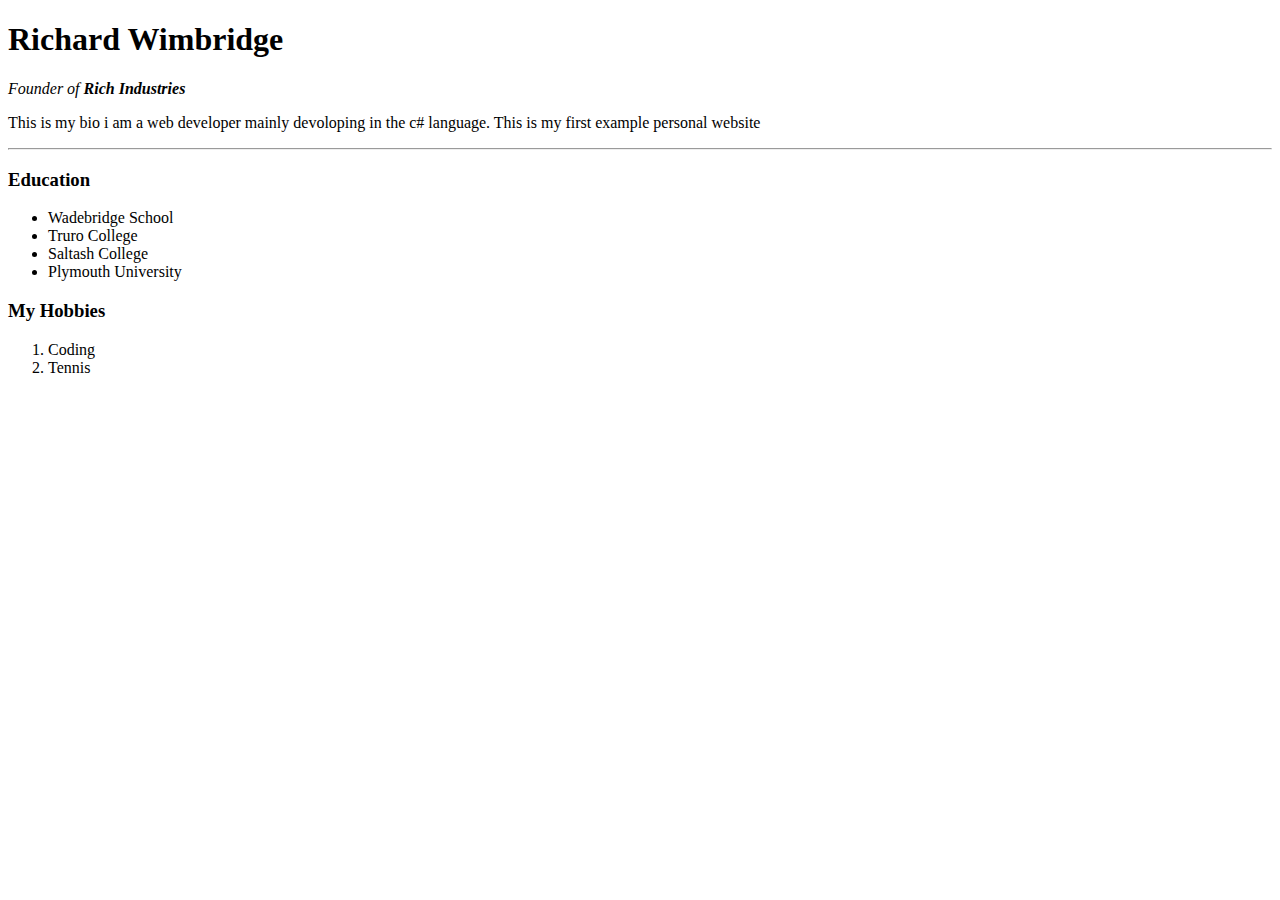
<file: index.html>
<!DOCTYPE html>
<html lang="en">
<head>
  <meta charset="UTF-8">
  <meta name="viewport" content="width=device-width, initial-scale=1.0">
  <meta http-equiv="X-UA-Compatible" content="ie=edge">
  <title>Richard's Personal Site</title>
</head>
<body>
  <h1>Richard Wimbridge</h1>
  <p><em>Founder of <strong>Rich Industries</strong></em></p>
  <p>This is my bio i am a web developer mainly devoloping in the c# language. This is my first example personal website</p>
  <hr>
  <h3>Education</h3>
  <ul>
    <li>Wadebridge School</li>
    <li>Truro College</li>
    <li>Saltash College</li>
    <li>Plymouth University</li>
  </ul>
  <h3>My Hobbies</h3>
  <ol>
    <li>Coding</li>
    <li>Tennis</li>
  </ol>
</body>
</html>
</file>
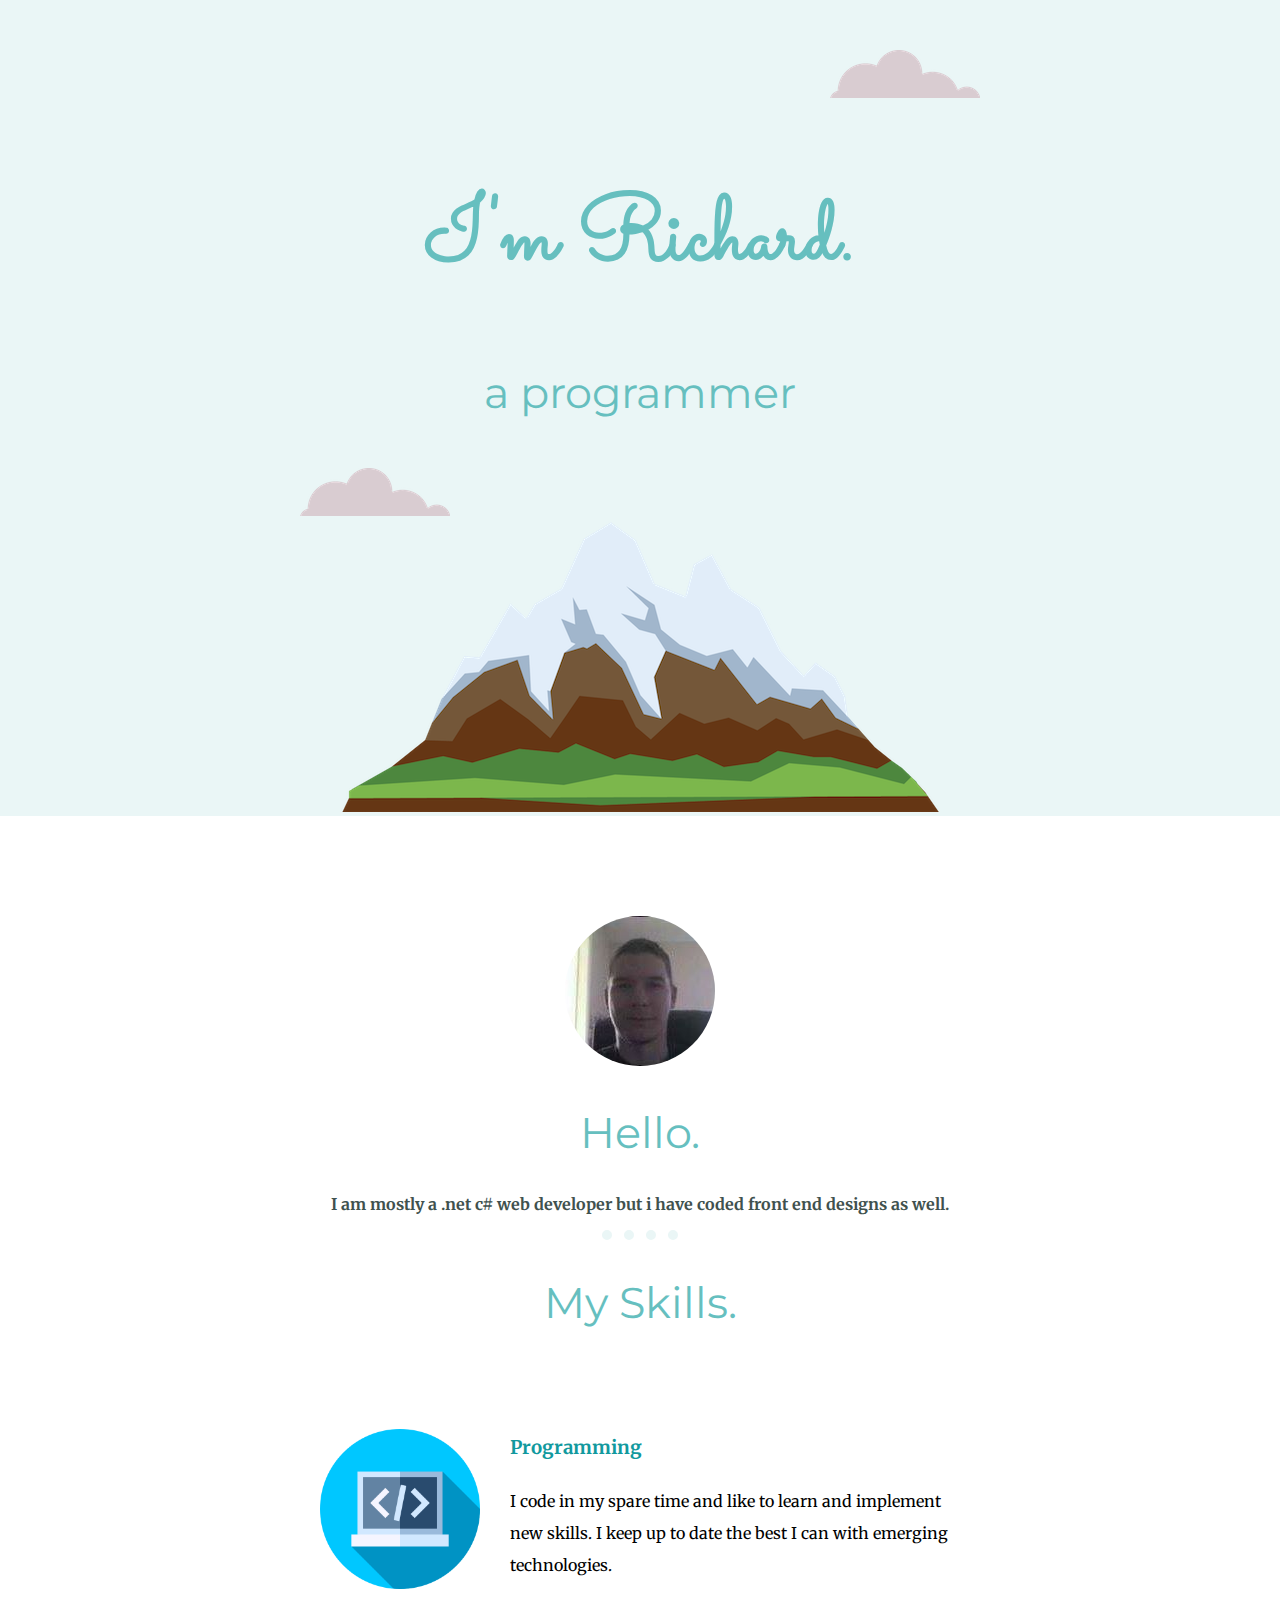
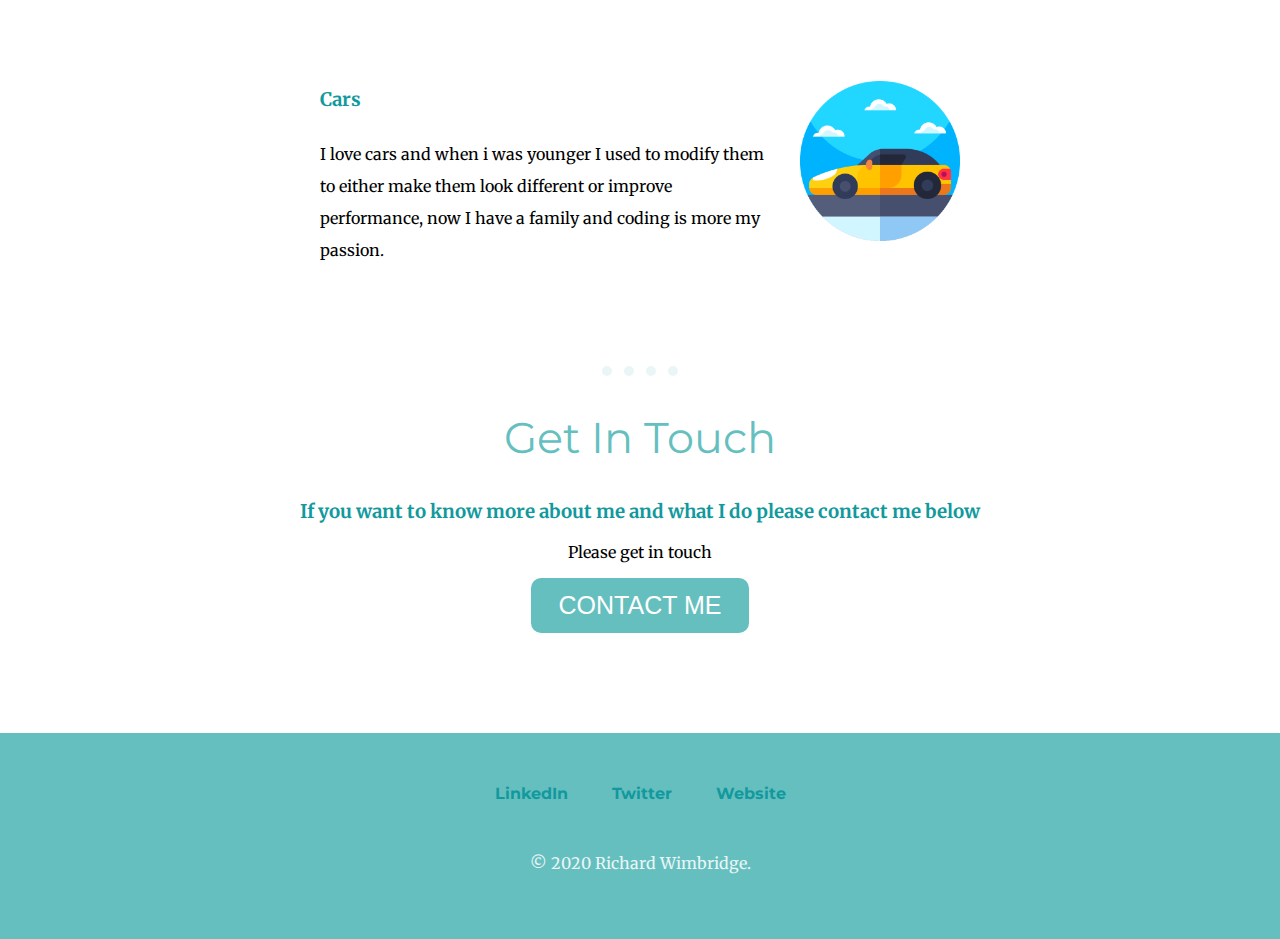
<file: CSS - My Site/index.html>
<!DOCTYPE html>
<html lang="en">
<head>
  <meta charset="UTF-8">
  <meta name="viewport" content="width=device-width, initial-scale=1.0">
  <meta http-equiv="X-UA-Compatible" content="ie=edge">
  <title>Richard Wimbridge</title>
  <link rel="stylesheet" href="css/styles.css">
  <link rel="icon" href="favicon.ico">
  <link href="https://fonts.googleapis.com/css2?family=Merriweather:ital,wght@0,300;0,400;0,700;0,900;1,300;1,400;1,700;1,900&family=Montserrat:ital,wght@0,100;0,200;0,300;0,400;0,500;0,600;0,700;0,800;0,900;1,100;1,200;1,300;1,400;1,500;1,600;1,700;1,800;1,900&family=Sacramento&display=swap" rel="stylesheet">
</head>
<body>
  <div class="top-container">
    <img class="top-cloud" src="images/cloud.png" alt="cloud-img">
    <h1>I'm Richard.</h1>
    <h2>a programmer</h2>
    <img class="bottom-cloud" src="images/cloud.png" alt="cloud-img">
    <img src="images/mountain.png" alt="mountain-img">
  </div>
  <div class="middle-container">
    <div class="profile">
      <img class="bioPic" src="images/me.jpg" alt="">
      <h2>Hello.</h2>
      <p class="bio-description">I am mostly a .net c# web developer but i have coded front end designs as well.</p>
    </div>
    <hr>
    <div class="skills">
      <h2>My Skills.</h2>
      <div class="skill-row">
        <img class="programming-img" src="images/programming.png" alt="">
        <h3>Programming</h3>
        <p>I code in my spare time and like to learn and implement new skills. I keep up to date the best I can with emerging technologies.</p>
      </div>
      <div class="skill-row">
        <img class="car-img" src="images/sport-car.png" alt="">
        <h3>Cars</h3>
        <p>I love cars and when i was younger I used to modify them to either make them look different or improve performance, now I have a family and coding is more my passion.</p>
      </div>
    </div>
    <hr>
    <div class="contact-me">
      <h2>Get In Touch</h2>
      <h3>If you want to know more about me and what I do please contact me below</h3>
      <p>Please get in touch</p>
      <a class="btn" href="mailto:richardwimbridge@hotmail.com">CONTACT ME</a>
    </div>
  </div>


  <div class="bottom-container">
    <a class="footer-link" href="https://www.linkedin.com/">LinkedIn</a>
    <a class="footer-link" href="https://twitter.com/">Twitter</a>
    <a class="footer-link" href="https://www.appbrewery.co/">Website</a>
    <p class="copyright">© 2020 Richard Wimbridge.</p>
  </div>

</body>
</html>
</file>
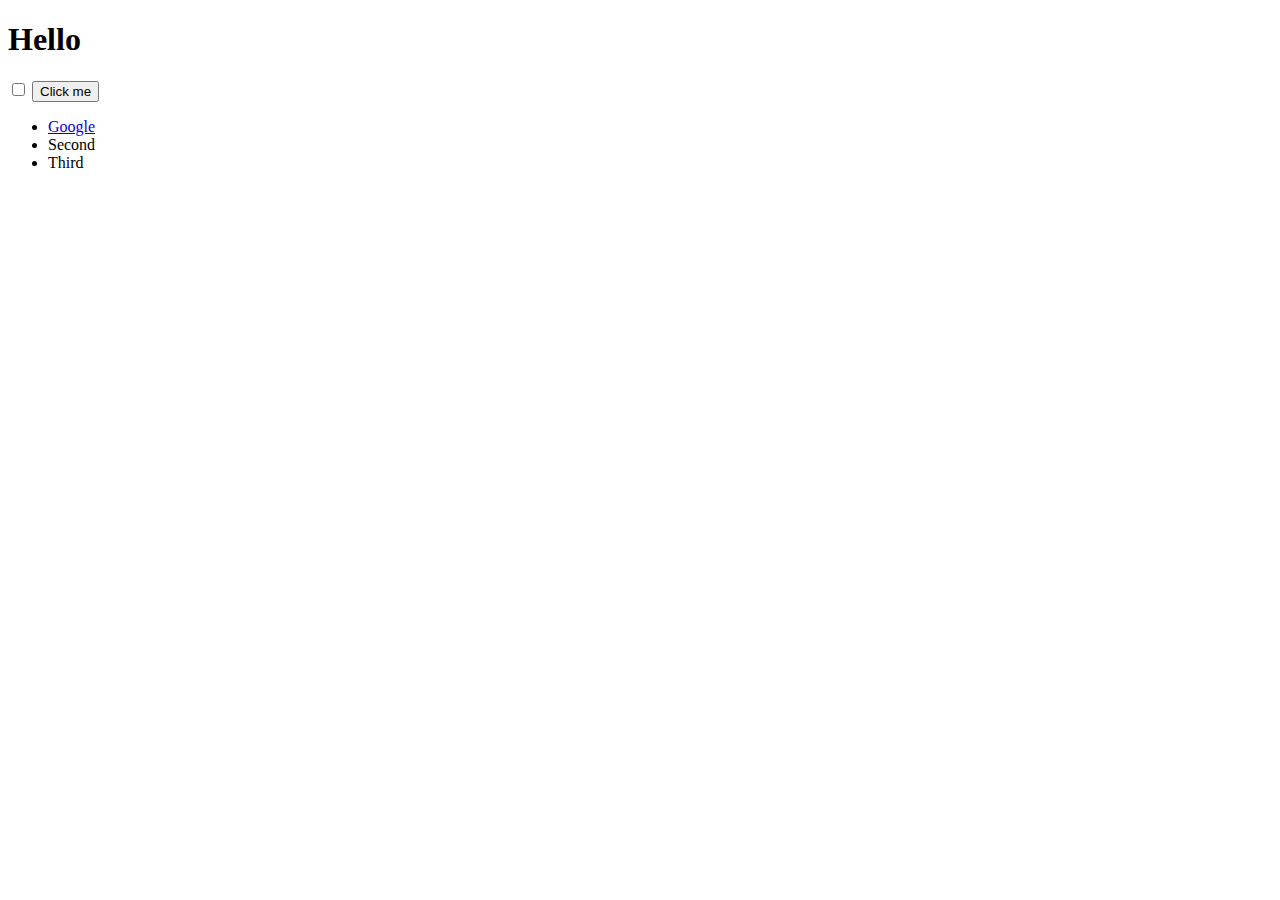
<file: DOM/index.html>
<!DOCTYPE html>
<html lang="en">
<head>
  <meta charset="UTF-8">
  <meta name="viewport" content="width=device-width, initial-scale=1.0">
  <meta http-equiv="X-UA-Compatible" content="ie=edge">
  <link rel="stylesheet" href="styles.css">
  <title>My Website</title>
</head>
<body>
  <h1 id="title">Hello</h1>
  <input type="checkbox">

  <button class="btn">Click me</button>

  <ul id="list">
    <li class="item">
      <a href="https://google.com">Google</a>
    </li>
    <li class="item">Second</li>
    <li class="item">Third</li>
  </ul>

  <script src="index.js" charset="utf-8"></script>
</body>
</html>
</file>
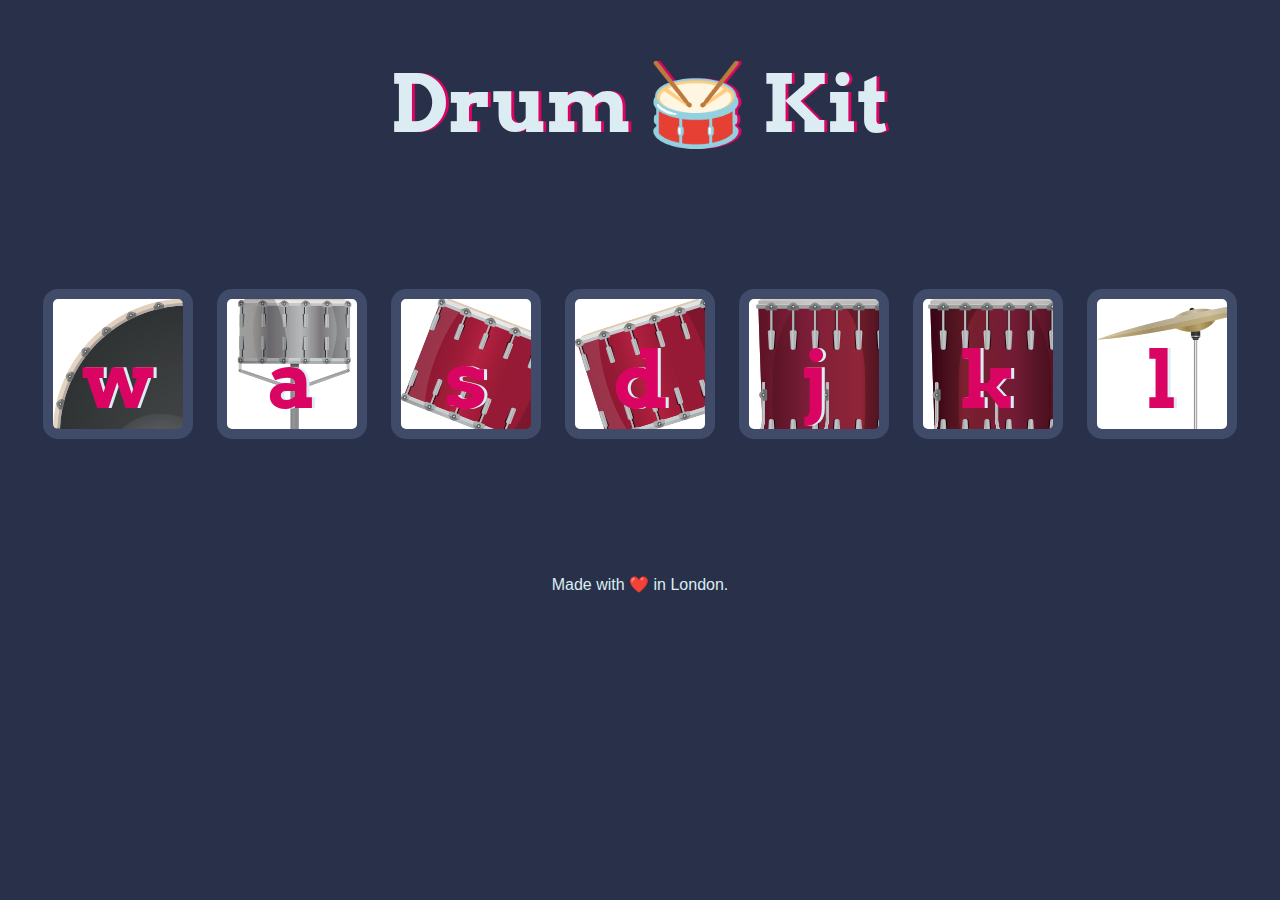
<file: Drum Kit/index.html>
<!DOCTYPE html>
<html lang="en" dir="ltr">

<head>
  <meta charset="utf-8">
  <title>Drum Kit</title>
  <link rel="stylesheet" href="styles.css">
  <link href="https://fonts.googleapis.com/css?family=Arvo" rel="stylesheet">
</head>

<body>

  <h1 id="title">Drum 🥁 Kit</h1>
  <div class="set">
    <button class="w drum">w</button>
    <button class="a drum">a</button>
    <button class="s drum">s</button>
    <button class="d drum">d</button>
    <button class="j drum">j</button>
    <button class="k drum">k</button>
    <button class="l drum">l</button>
  </div>


  <footer>
    Made with ❤️ in London.
  </footer>

  <script src="index.js" charset="utf-8"></script>
</body>

</html>
</file>
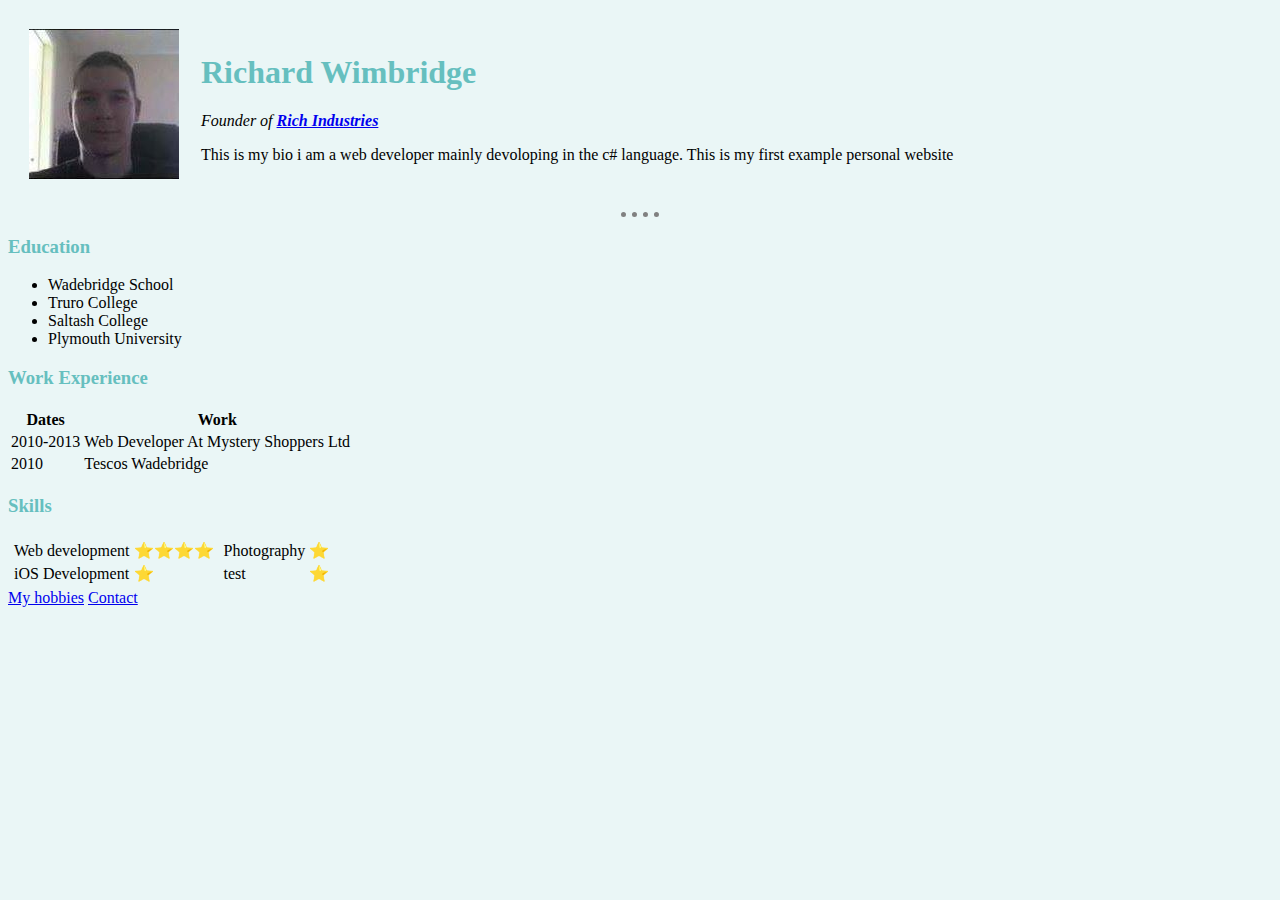
<file: html/index.html>
<!DOCTYPE html>
<html lang="en">
<head>
  <meta charset="UTF-8">
  <meta name="viewport" content="width=device-width, initial-scale=1.0">
  <meta http-equiv="X-UA-Compatible" content="ie=edge">
  <title>Richard's Personal Site</title>
  <link rel="stylesheet" href="css/styles.css">

</head>
<body>
  <table cellspacing="20">
    <tr>
      <td><img src="images/me.jpg" alt="Richard Wimbridge profile picture"></td>
      <td><h1>Richard Wimbridge</h1>
      <p><em>Founder of <strong><a href="http://www.richardwimbridge.co.uk">Rich Industries</a></strong></em></p>
      <p>This is my bio i am a web developer mainly devoloping in the c# language. This is my first example personal website</p></td>
    </tr>
  </table>
  <hr>
  <h3>Education</h3>
  <ul>
    <li>Wadebridge School</li>
    <li>Truro College</li>
    <li>Saltash College</li>
    <li>Plymouth University</li>
  </ul>
  <h3>Work Experience</h3>
  <table>
    <tr>
      <th>Dates</th>
      <th>Work</th>
    </tr>
    <tr>
      <td>2010-2013</td>
      <td>Web Developer At Mystery Shoppers Ltd</td>
    </tr>
    <tr>
      <td>2010</td>
      <td>Tescos Wadebridge</td>
    </tr>
  </table>
  <h3>Skills</h3>
  <table>
    <tr>
      <td>
        <table>
          <tr>
            <td>Web development </td>
            <td>⭐⭐⭐⭐</td>
          </tr>
          <tr>
            <td>iOS Development</td>
            <td>⭐</td>
          </tr>
        </table>
      </td>
      <td>
        <table>
          <tr>
            <td>Photography</td>
            <td>⭐</td>
          </tr>
          <tr>
            <td>test </td>
            <td>⭐</td>
          </tr>
        </table>
      </td>
    </tr>
  </table>

  <a href="hobbies.html">My hobbies</a>
  <a href="contact.html">Contact</a>
</body>
</html>
</file>
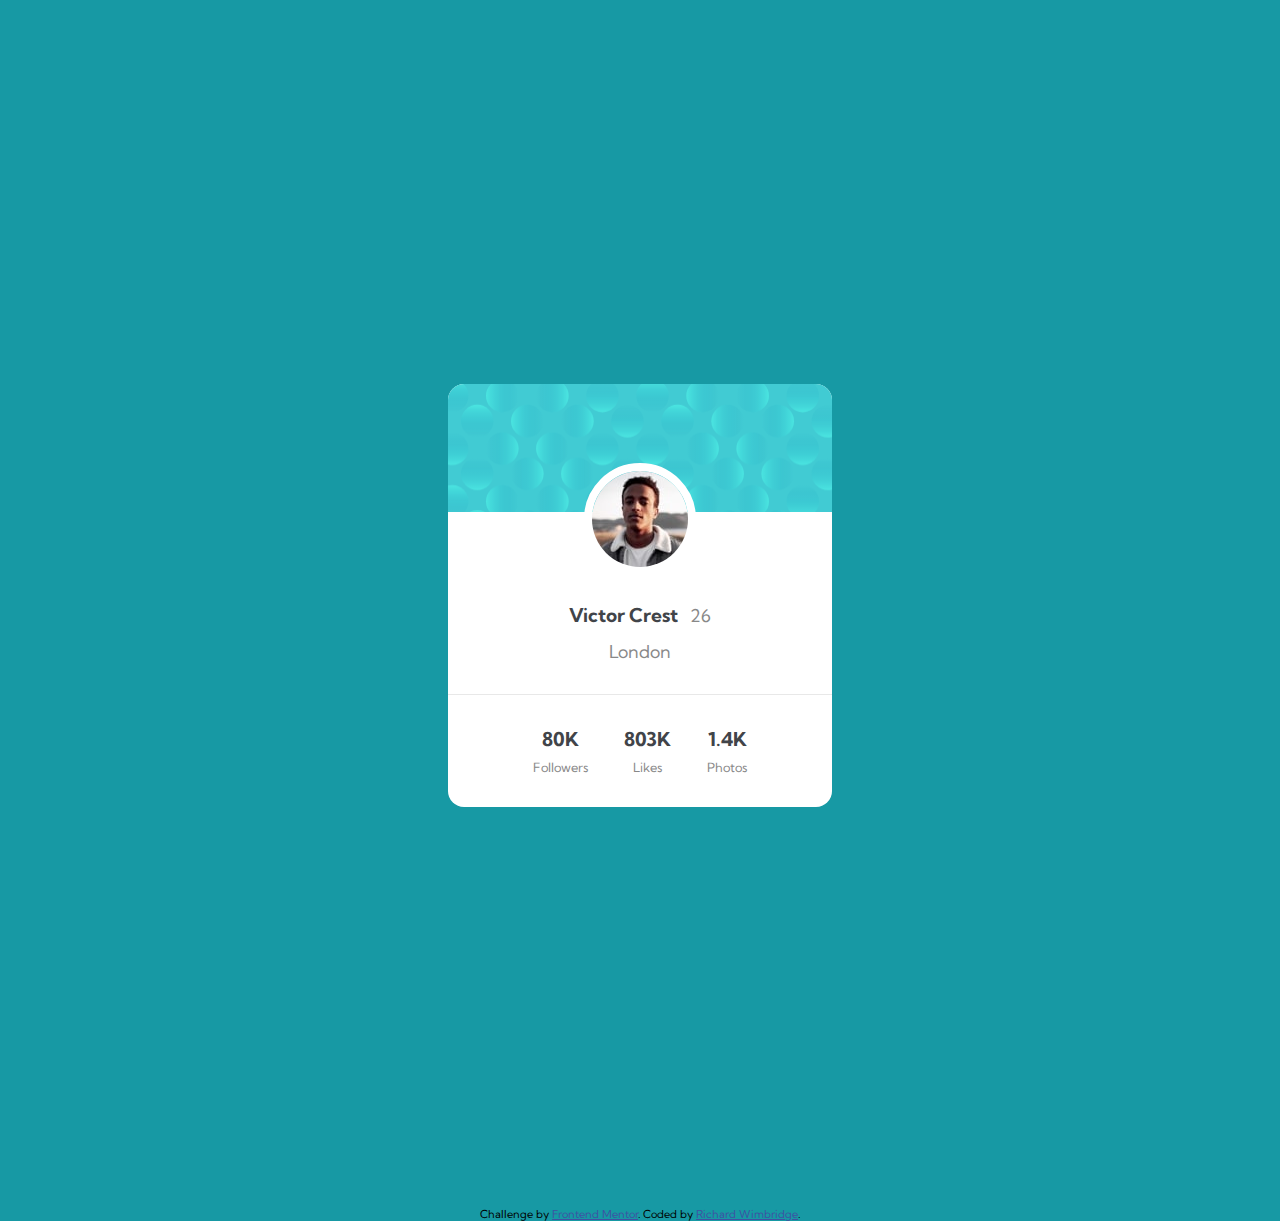
<file: profile card/index.html>
<!DOCTYPE html>
<html lang="en">

<head>
  <meta charset="UTF-8">
  <meta name="viewport" content="width=device-width, initial-scale=1.0"> <!-- displays site properly based on user's device -->

  <link rel="icon" type="image/png" sizes="32x32" href="./images/favicon-32x32.png">
  <link rel="preconnect" href="https://fonts.gstatic.com">
  <link href="https://fonts.googleapis.com/css2?family=Kumbh+Sans:wght@300;400;700&display=swap" rel="stylesheet">
  <link rel="stylesheet" href="css/styles.css">


  <title>Frontend Mentor | Profile card component</title>
</head>

<body>
  <!-- <div class="top-bubble"></div> -->
  <div class="wrapper">

    <div class="profile-card">
      <div class="card-header">
      </div>
      <div class="card-body">
        <img class="profile-image" src="images/image-victor.jpg" alt="">
        <div class="profile-info">
          <h1 class="profile-title">Victor Crest</h1>
          <h2 class="age">26</h2>
          <span class="city">
            London
          </span>
        </div>

      </div>
      <div class="card-footer">

        <ul class="stats">
          <li>
            <span class="stats-text">80K</span><br />
            <span class="stats-title">Followers</span>
          </li>
          <li>
            <span class="stats-text">803K</span><br />
          <span class="stats-title">Likes</span>
          </li>
          <li>
            <span class="stats-text">1.4K</span><br />
            <span class="stats-title">Photos</span>
          </li>
        </ul>





      </div>

    </div>

  </div>

  <!-- <div class="bottom-bubble"></div> -->

  <div class="attribution">
    Challenge by <a href="https://www.frontendmentor.io?ref=challenge" target="_blank">Frontend Mentor</a>.
    Coded by <a href="#">Richard Wimbridge</a>.
  </div>
</body>

</html>
</file>
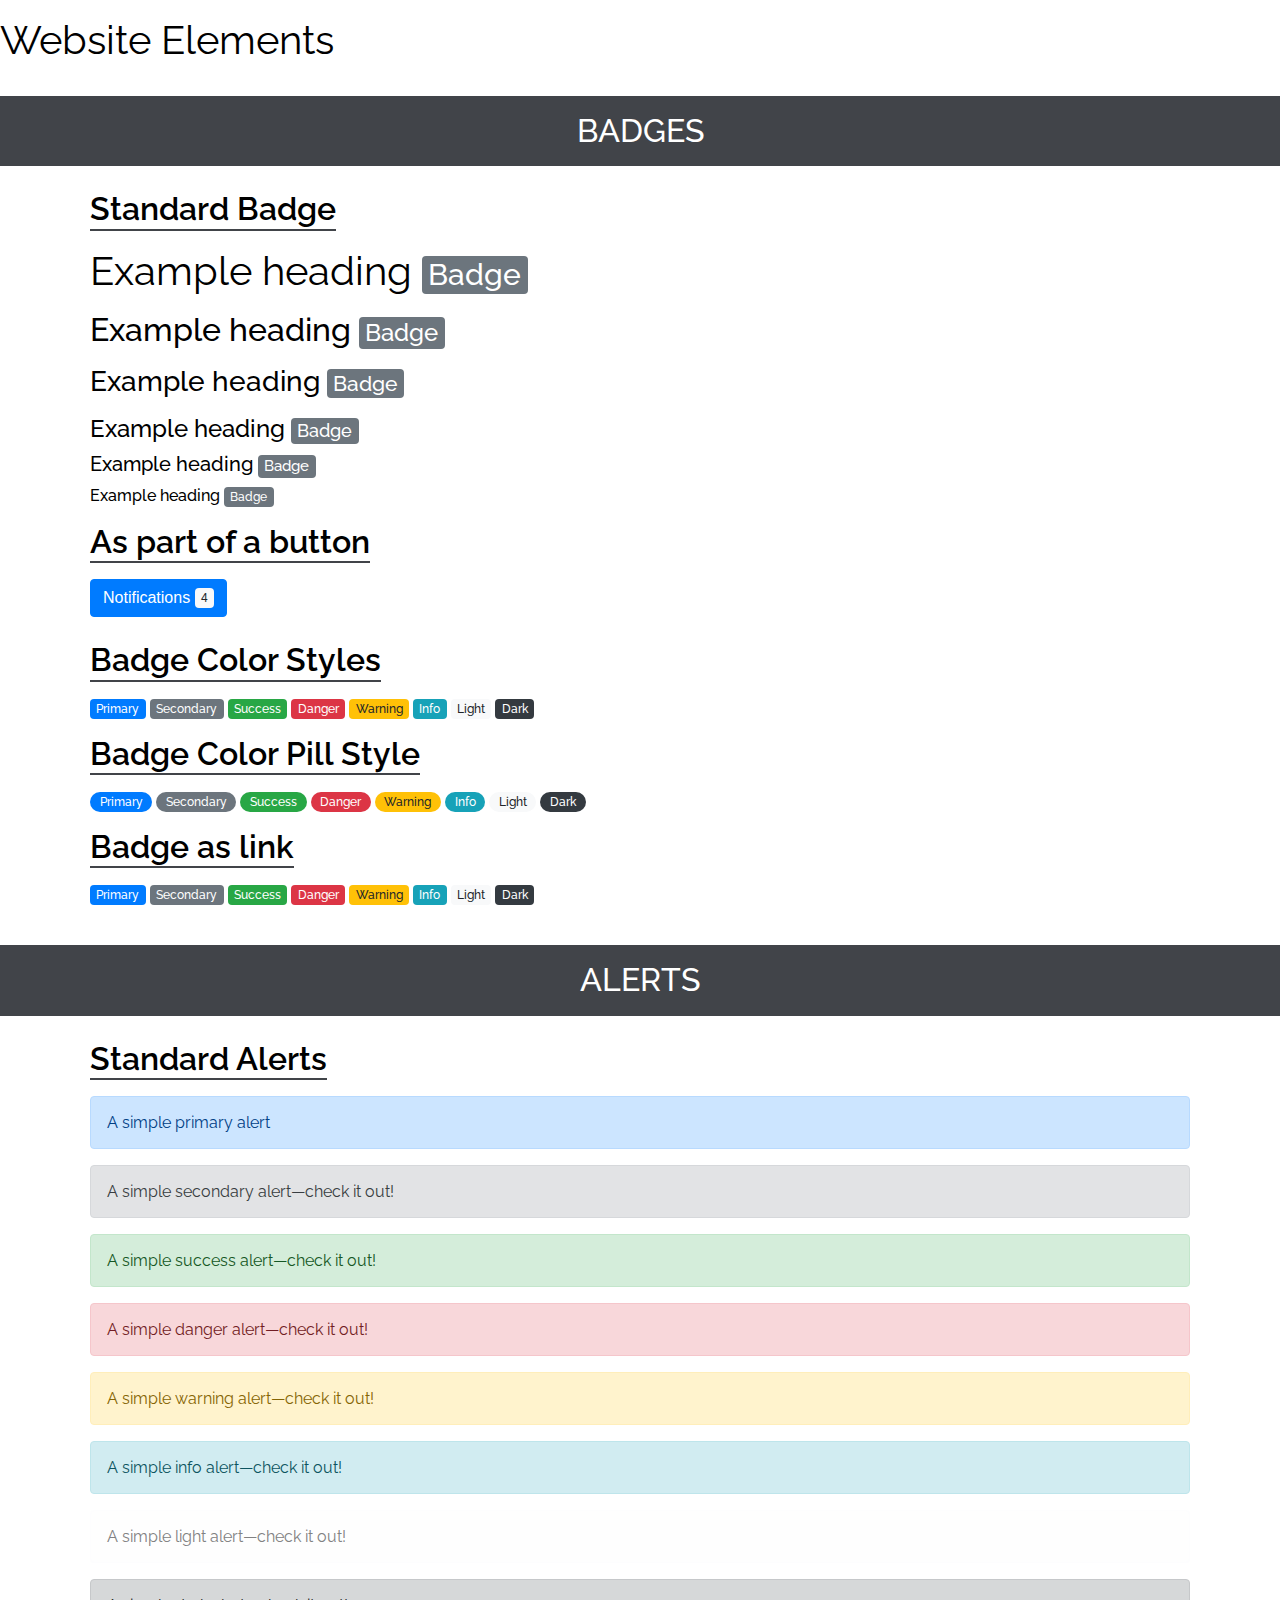
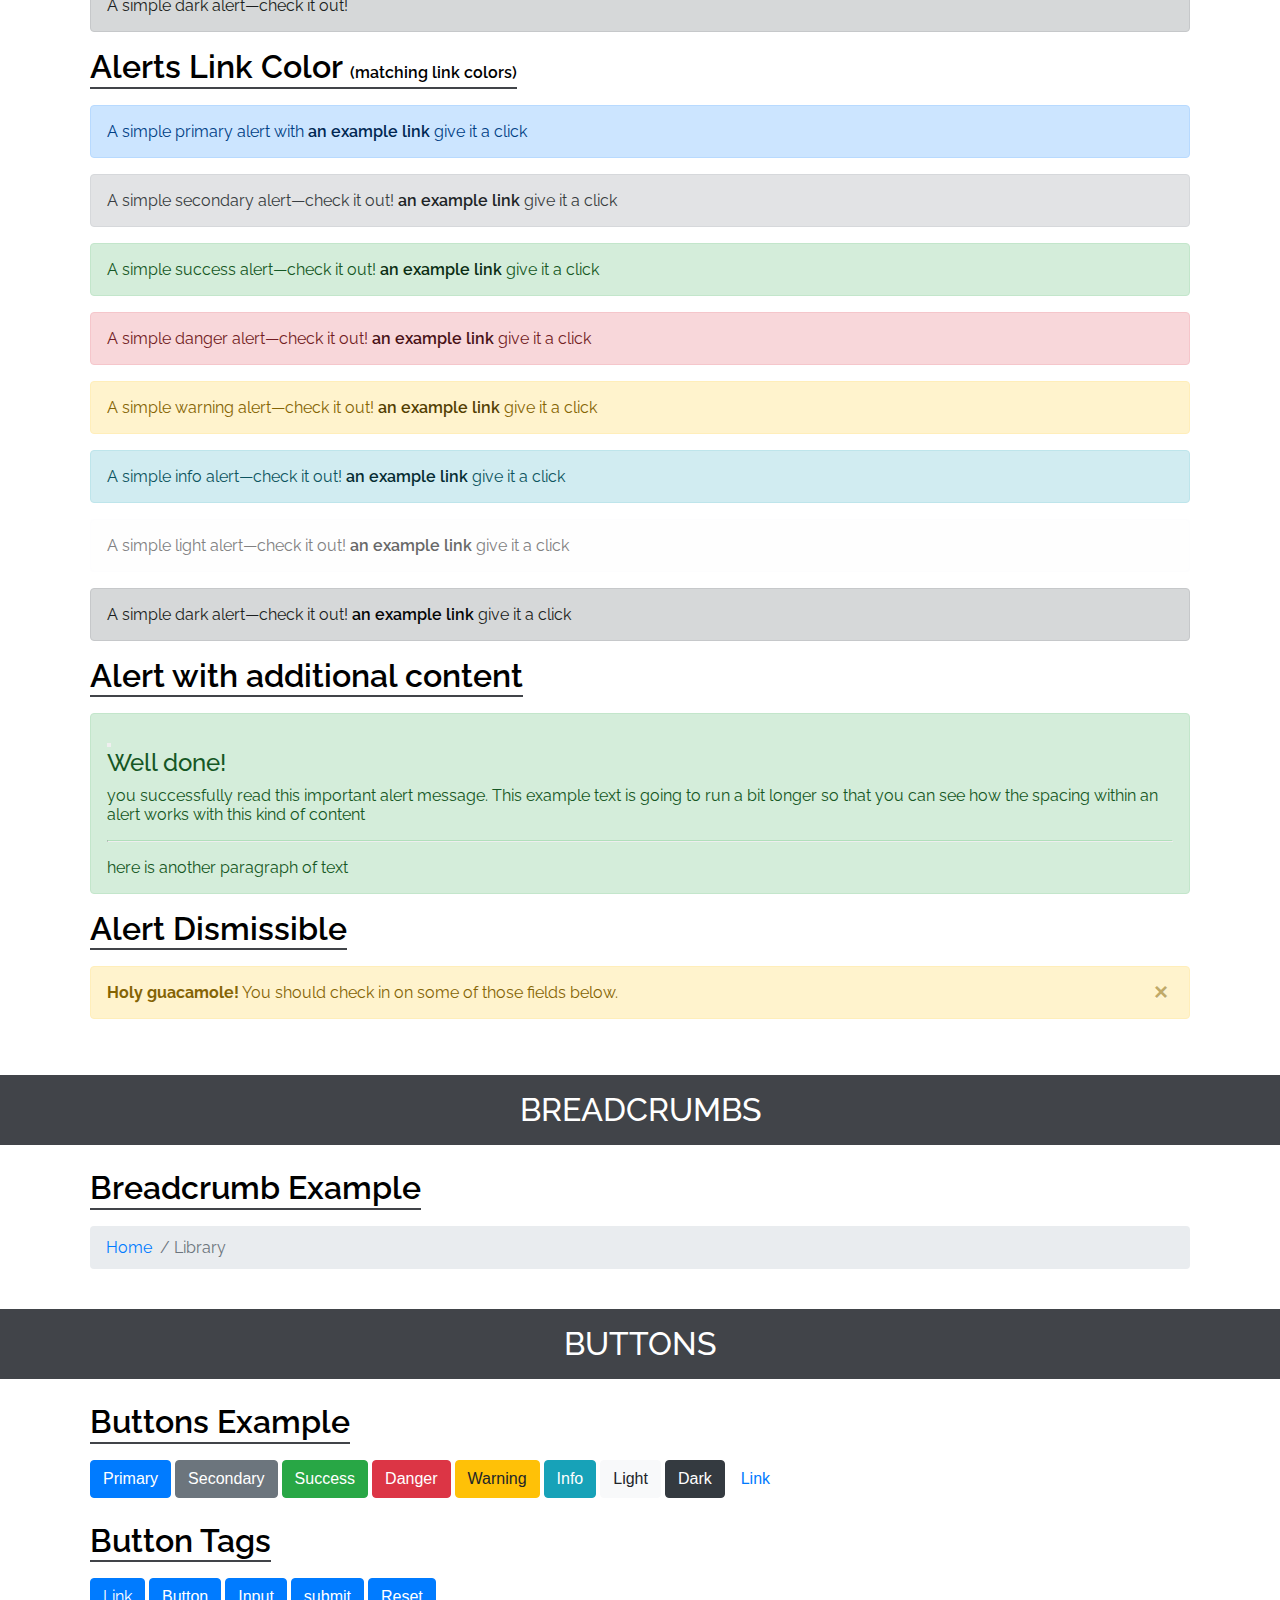
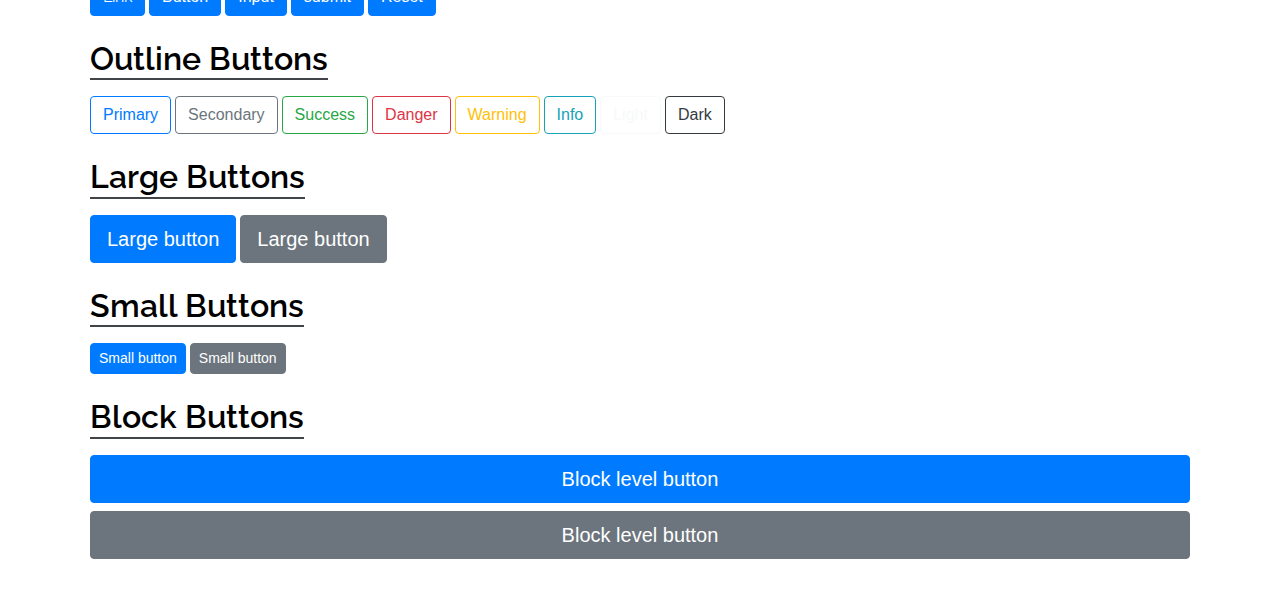
<file: Website Elements Practice/index.html>
<!DOCTYPE html>
<html lang="en">

<head>
  <meta charset="UTF-8">
  <meta name="viewport" content="width=device-width, initial-scale=1.0">
  <meta http-equiv="X-UA-Compatible" content="ie=edge">
  <title>Website Elements Practice</title>
  <link rel="stylesheet" href="css/styles.css">
  <link rel="stylesheet" href="css/badges.css">
  <link rel="stylesheet" href="css/buttons.css">
  <link rel="stylesheet" href="css/alerts.css">
  <link rel="stylesheet" href="css/transitions.css">
  <link rel="stylesheet" href="css/breadcrumbs.css">
  <link rel="stylesheet" href="css/utilities.css">
</head>

<body>
  <h1>Website Elements</h1>
  <main>
    <!-- Badges Section -->
    <section class="badges">
      <div class="section-title">
        <h2 class="title">Badges</h2>
      </div>
      <div class="section-content">
        <div class="container">

          <div class="content-center">
            <h2 id="badges-standard" class="subsection-title">Standard Badge</h2>
            <h1>Example heading <span class="badge badge-secondary">Badge</span></h1>
            <h2>Example heading <span class="badge badge-secondary">Badge</span></h2>
            <h3>Example heading <span class="badge badge-secondary">Badge</span></h3>
            <h4>Example heading <span class="badge badge-secondary">Badge</span></h4>
            <h5>Example heading <span class="badge badge-secondary">Badge</span></h5>
            <h6>Example heading <span class="badge badge-secondary">Badge</span></h6>
            <h2 id="badges-button" class="subsection-title">As part of a button</h2>
            <button type="button" class="btn btn-primary">Notifications
              <span class="badge badge-light">4</span>
              <!-- use for screen readers <span class="sr-only">unread messages</span> -->
            </button>
            <h2 id="badges-color-styles" class="subsection-title">Badge Color Styles</h2>
            <span class="badge badge-primary">Primary</span>
            <span class="badge badge-secondary">Secondary</span>
            <span class="badge badge-success">Success</span>
            <span class="badge badge-danger">Danger</span>
            <span class="badge badge-warning">Warning</span>
            <span class="badge badge-info">Info</span>
            <span class="badge badge-light">Light</span>
            <span class="badge badge-dark">Dark</span>

            <h2 id="badges-pills" class="subsection-title">Badge Color Pill Style</h2>
            <span class="badge badge-pill badge-primary">Primary</span>
            <span class="badge badge-pill badge-secondary">Secondary</span>
            <span class="badge badge-pill badge-success">Success</span>
            <span class="badge badge-pill badge-danger">Danger</span>
            <span class="badge badge-pill badge-warning">Warning</span>
            <span class="badge badge-pill badge-info">Info</span>
            <span class="badge badge-pill badge-light">Light</span>
            <span class="badge badge-pill badge-dark">Dark</span>
            <h2 id="badges-links" class="subsection-title">Badge as link</h2>
            <a href="#" class="badge badge-primary">Primary</a>
            <a href="#" class="badge badge-secondary">Secondary</a>
            <a href="#" class="badge badge-success">Success</a>
            <a href="#" class="badge badge-danger">Danger</a>
            <a href="#" class="badge badge-warning">Warning</a>
            <a href="#" class="badge badge-info">Info</a>
            <a href="#" class="badge badge-light">Light</a>
            <a href="#" class="badge badge-dark">Dark</a>
          </div>

        </div>

      </div>
    </section>
    <!-- End Badges Section -->

    <!-- Alerts Section -->
    <section class="alerts">
      <div class="section-title">
        <h2 class="title">Alerts</h2>
      </div>
      <div class="section-content">
        <div class="container">
          <h2 id="alert-standard" class="subsection-title">Standard Alerts</h2>
          <div class="alert alert-primary" role="alert">
            A simple primary alert
          </div>
          <div class="alert alert-secondary" role="alert">
            A simple secondary alert—check it out!
          </div>
          <div class="alert alert-success" role="alert">
            A simple success alert—check it out!
          </div>
          <div class="alert alert-danger" role="alert">
            A simple danger alert—check it out!
          </div>
          <div class="alert alert-warning" role="alert">
            A simple warning alert—check it out!
          </div>
          <div class="alert alert-info" role="alert">
            A simple info alert—check it out!
          </div>
          <div class="alert alert-light" role="alert">
            A simple light alert—check it out!
          </div>
          <div class="alert alert-dark" role="alert">
            A simple dark alert—check it out!
          </div>

          <h2 id="alert-standard" class="subsection-title">Alerts Link Color <small>(matching link colors)</small></h2>
          <div class="alert alert-primary" role="alert">
            A simple primary alert with <a href="#" class="alert-link">an example link</a> give it a click
          </div>
          <div class="alert alert-secondary" role="alert">
            A simple secondary alert—check it out! <a href="#" class="alert-link">an example link</a> give it a click
          </div>
          <div class="alert alert-success" role="alert">
            A simple success alert—check it out! <a href="#" class="alert-link">an example link</a> give it a click
          </div>
          <div class="alert alert-danger" role="alert">
            A simple danger alert—check it out! <a href="#" class="alert-link">an example link</a> give it a click
          </div>
          <div class="alert alert-warning" role="alert">
            A simple warning alert—check it out! <a href="#" class="alert-link">an example link</a> give it a click
          </div>
          <div class="alert alert-info" role="alert">
            A simple info alert—check it out! <a href="#" class="alert-link">an example link</a> give it a click
          </div>
          <div class="alert alert-light" role="alert">
            A simple light alert—check it out! <a href="#" class="alert-link">an example link</a> give it a click
          </div>
          <div class="alert alert-dark" role="alert">
            A simple dark alert—check it out! <a href="#" class="alert-link">an example link</a> give it a click
          </div>

          <h2 id="alert-additional-content" class="subsection-title">Alert with additional content</h2>
          <div class="alert alert-success" role="alert">
            <button class=""></button>
            <h4 class="alert-heading">Well done!</h4>
            <p>
              you successfully read this important alert message. This example text is going to run a bit longer so that you can see how the spacing within an alert works with this kind of content
            </p>
            <hr>
            <p>
              here is another paragraph of text
            </p>
          </div>

          <h2 id="alert-dismissible" class="subsection-title">Alert Dismissible</h2>
          <div class="alert alert-warning alert-dismissible fade show" role="alert">
            <strong>Holy guacamole!</strong> You should check in on some of those fields below.
            <button type="button" class="close" data-dismiss="alert" aria-label="Close">
              <span aria-hidden="true">&times;</span>
            </button>
          </div>
        </div>
      </div>
    </section>
    <!-- End Alerts Section -->

    <!-- Breadcrumbs Section -->
    <section class="breadcrumbs">
      <div class="section-title">
        <h2 class="title">Breadcrumbs</h2>
      </div>
      <div class="section-content">
        <div class="container">
          <h2 id="breadcrumb-example" class="subsection-title">Breadcrumb Example</h2>
          <nav aria-label="breadcrumb">
            <ol class="breadcrumb">
              <li class="breadcrumb-item"><a href="#">Home</a></li>
              <li class="breadcrumb-item active" aria-current="page">Library</li>
            </ol>
          </nav>
        </div>

      </div>

    </section>
    <!-- End Breadcrumbs section -->

    <!-- Buttons section -->
    <section class="buttons">
      <div class="section-title">
        <h2 class="title">Buttons</h2>
      </div>
        <div class="section-content">
          <div class="container">
              <h2 id="buttons-example" class="subsection-title">Buttons Example</h2>
              <button type="button" class="btn btn-primary text-nowrap">Primary</button>
              <button type="button" class="btn btn-secondary">Secondary</button>
              <button type="button" class="btn btn-success">Success</button>
              <button type="button" class="btn btn-danger">Danger</button>
              <button type="button" class="btn btn-warning">Warning</button>
              <button type="button" class="btn btn-info">Info</button>
              <button type="button" class="btn btn-light">Light</button>
              <button type="button" class="btn btn-dark">Dark</button>

              <button type="button" class="btn btn-link">Link</button>

              <h2 id="button-tags" class="subsection-title">Button Tags</h2>
              <a class="btn btn-primary" href="#" role="button">Link</a>
              <button class="btn btn-primary" type="submit">Button</button>
              <input class="btn btn-primary" type="button" value="Input">
              <input class="btn btn-primary" type="submit" value="submit">
              <input class="btn btn-primary" type="reset" value="Reset">

              <h2 id="outline-buttons" class="subsection-title">Outline Buttons</h2>
              <button type="button" class="btn btn-outline-primary">Primary</button>
              <button type="button" class="btn btn-outline-secondary">Secondary</button>
              <button type="button" class="btn btn-outline-success">Success</button>
              <button type="button" class="btn btn-outline-danger">Danger</button>
              <button type="button" class="btn btn-outline-warning">Warning</button>
              <button type="button" class="btn btn-outline-info">Info</button>
              <button type="button" class="btn btn-outline-light">Light</button>
              <button type="button" class="btn btn-outline-dark">Dark</button>

              <h2 id="large-buttons" class="subsection-title">Large Buttons</h2>
              <button type="button" class="btn btn-primary btn-lg">Large button</button>
              <button type="button" class="btn btn-secondary btn-lg">Large button</button>

              <h2 id="small-buttons" class="subsection-title">Small Buttons</h2>
              <button type="button" class="btn btn-primary btn-sm">Small button</button>
              <button type="button" class="btn btn-secondary btn-sm">Small button</button>

              <h2 id="block-buttons" class="subsection-title">Block Buttons</h2>
              <button type="button" class="btn btn-primary btn-lg btn-block">Block level button</button>
              <button type="button" class="btn btn-secondary btn-lg btn-block">Block level button</button>
          </div>
        </div>


    </section>
    <!-- End Buttons section -->

  </main>

<script src="js/alert.js" charset="utf-8"></script>
<script src="js/index.js" charset="utf-8"></script>
</body>

</html>
</file>
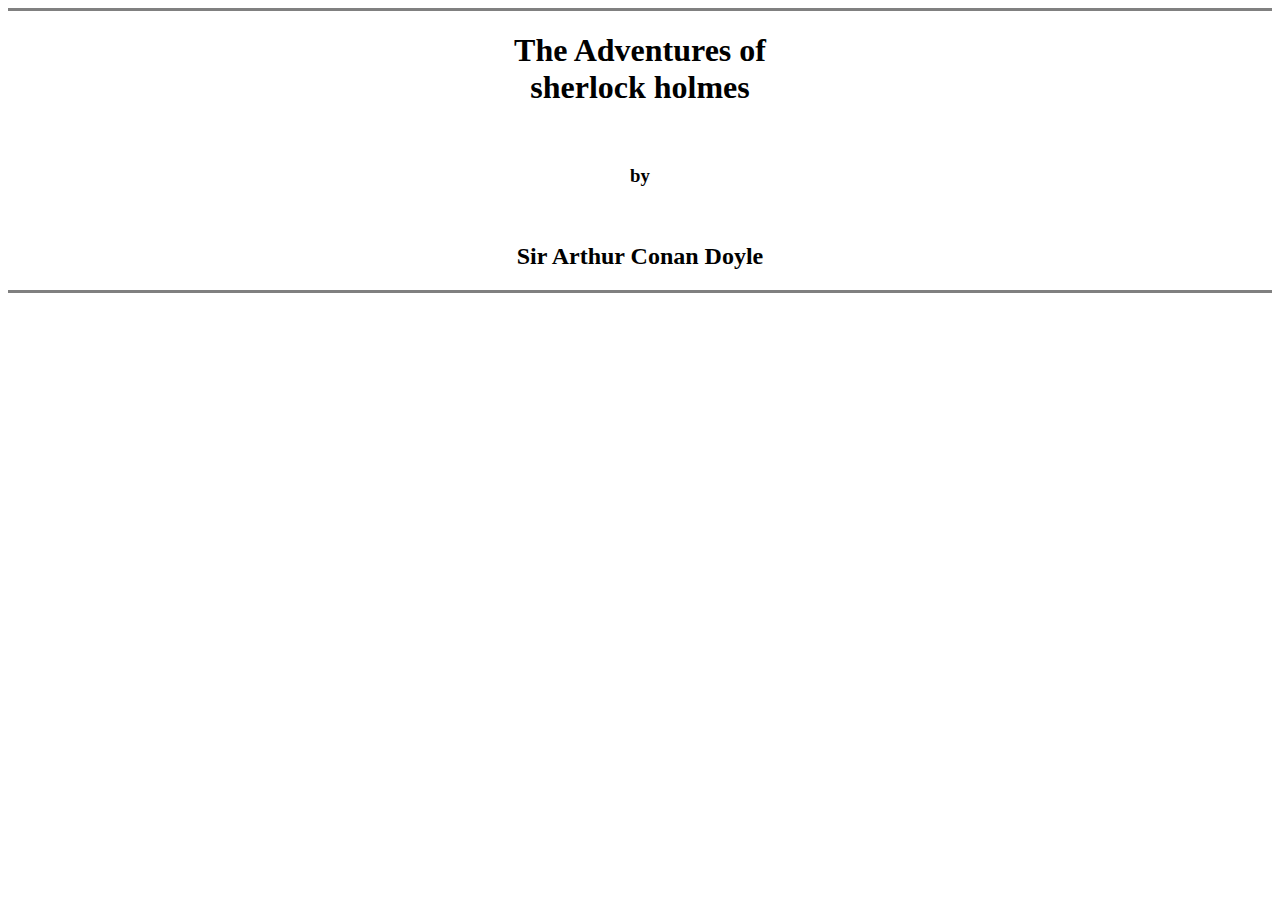
<file: sherlock-book.html>
<!DOCTYPE html>
<html lang="en">
<head>
  <meta charset="UTF-8">
  <meta name="viewport" content="width=device-width, initial-scale=1.0">
  <meta http-equiv="X-UA-Compatible" content="ie=edge">
  <title>The Adventures of Sherlock Holmes</title>
</head>
<body>
  <center>
  <hr size="3" noshade />
  <h1>The Adventures of <br> sherlock holmes</h1>
  <br>
  <h3>by</h3>
  <br>
  <h2>Sir Arthur Conan Doyle</h2>
  <hr size="3" noshade />
  </center>
</body>
</html>
</file>
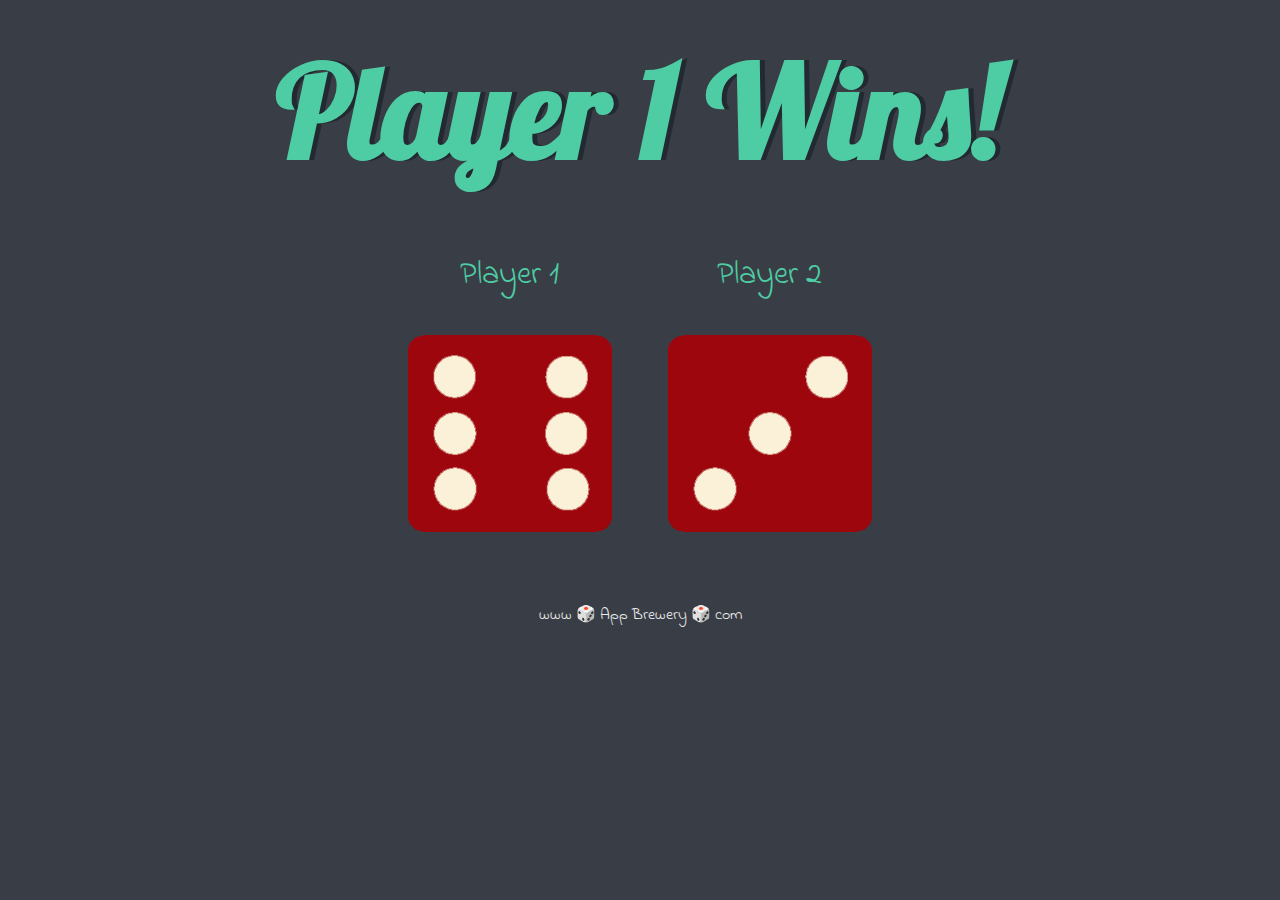
<file: Dice game/dicee.html>
<!DOCTYPE html>
<html lang="en" dir="ltr">
  <head>
    <meta charset="utf-8">
    <title>Dicee</title>
    <link rel="stylesheet" href="styles.css">
    <link href="https://fonts.googleapis.com/css?family=Indie+Flower|Lobster" rel="stylesheet">

  </head>
  <body>

    <div class="container">
      <h1>Refresh Me</h1>

      <div class="dice">
        <p>Player 1</p>
        <img class="img1" src="images/dice6.png">
      </div>

      <div class="dice">
        <p>Player 2</p>
        <img class="img2" src="images/dice6.png">
      </div>

    </div>


  <script src="index.js" charset="utf-8"></script>
  </body>

  <footer>
    www 🎲 App Brewery 🎲 com
  </footer>
</html>
</file>
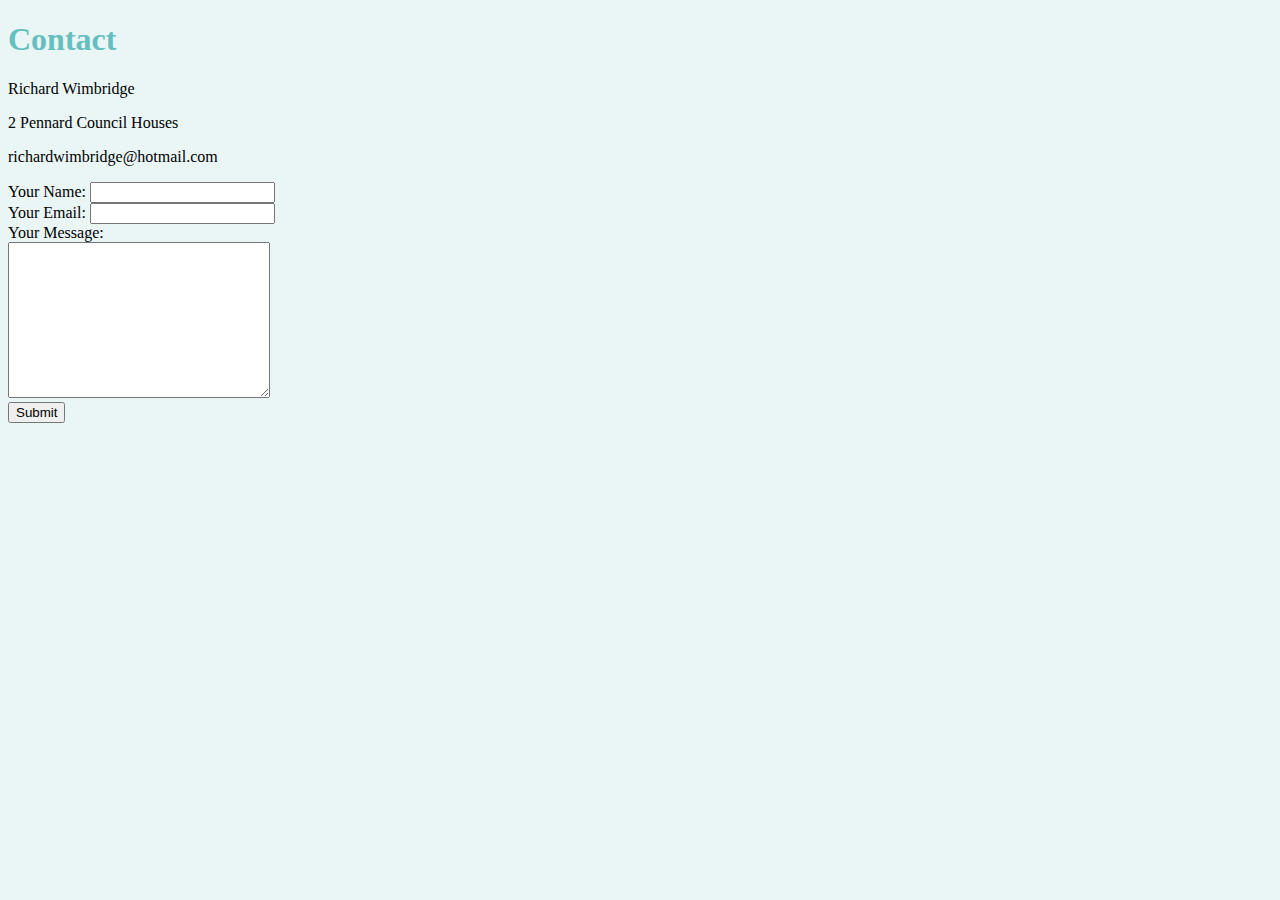
<file: html/contact.html>
<!DOCTYPE html>
<html lang="en">
<head>
  <meta charset="UTF-8">
  <meta name="viewport" content="width=device-width, initial-scale=1.0">
  <meta http-equiv="X-UA-Compatible" content="ie=edge">
  <title>Contact</title>
  <link rel="stylesheet" href="css/styles.css">
</head>
<body>
  <h1>Contact</h1>
  <p>Richard Wimbridge</p>
  <p>2 Pennard Council Houses</p>
  <p>richardwimbridge@hotmail.com</p>

  <form action="mailto:richardwimbridge@hotmail.com" method="post" enctype="text/plain">
    <label for="your-name">Your Name:</label>
    <input type="text" id="your-name" name="your-name" value=""><br>
    <label for="email" name="email" value="">Your Email:</label>
    <input type="email" id="email" name="email" value=""><br>
    <label for="msg">Your Message:</label><br>
    <textarea name="msg" id="msg" cols="30" rows="10"></textarea><br>
    <input type="submit" name="">
  </form>
</body>
</html>
</file>
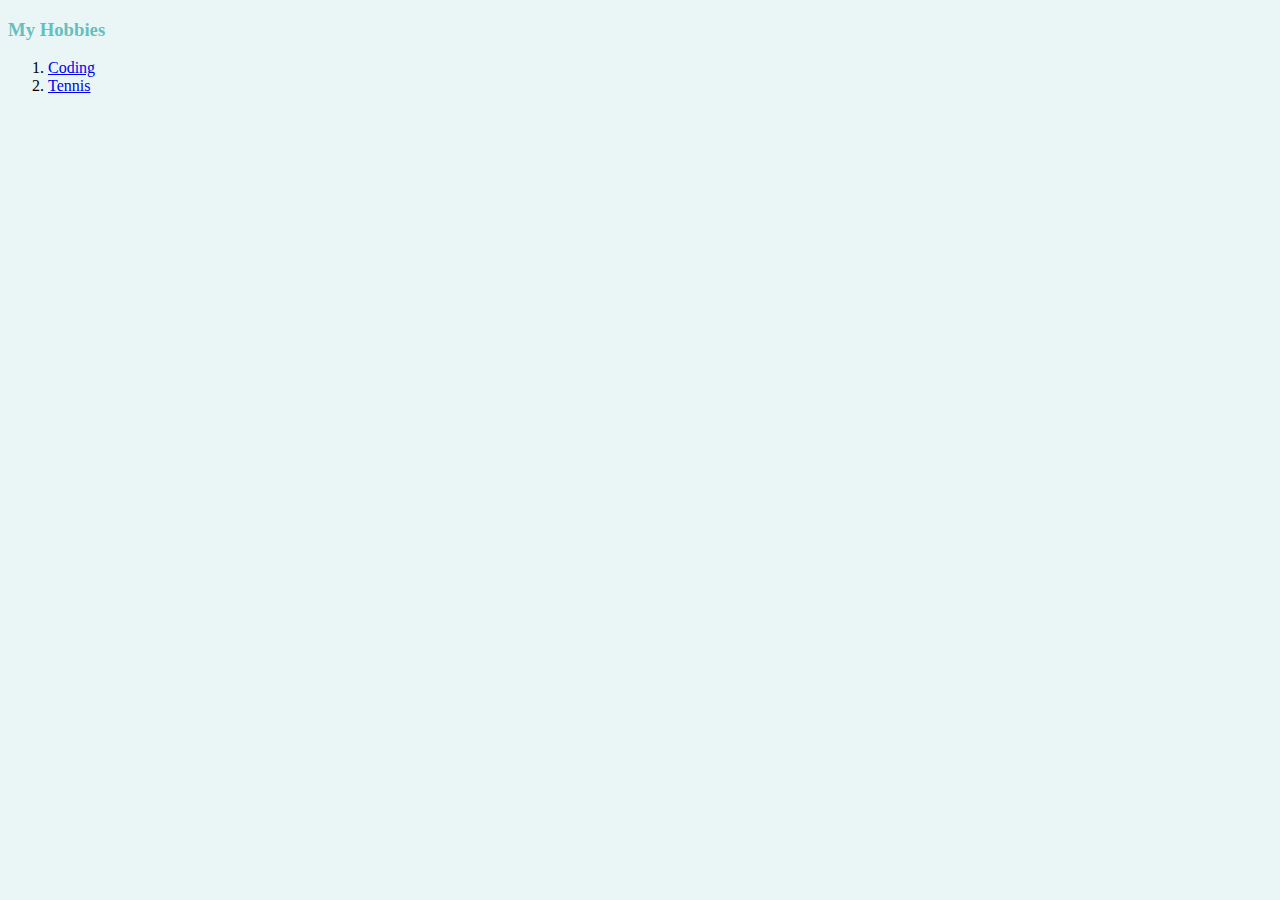
<file: html/hobbies.html>
<!DOCTYPE html>
<html lang="en">
<head>
  <meta charset="UTF-8">
  <meta name="viewport" content="width=device-width, initial-scale=1.0">
  <meta http-equiv="X-UA-Compatible" content="ie=edge">
  <title>My Hobbies</title>
  <link rel="stylesheet" href="css/styles.css">
</head>
<body>
  <h3>My Hobbies</h3>
  <ol>
    <li><a href="https://udemy.com">Coding</a></li>
    <li><a href="https://lta.org.uk">Tennis</a></li>
  </ol>
</body>
</html>
</file>
<file: CSS - My Site/css/styles.css>
/* #E4F9F5 */
/*
font-family: 'Merriweather', serif;
font-family: 'Montserrat', sans-serif;
font-family: 'Sacramento', cursive;
 */
body {
  margin: 0;
  text-align: center;
  font-family: 'Merriweather', serif;
}

h1 {
  font-family: 'Sacramento', cursive;
  font-size: 5.625rem;
  margin: 50px auto 0 auto;
  color: #66BFBF;
  line-height: 2;
}

h2 {
  font-family: 'Montserrat', sans-serif;
  font-size: 2.7rem;
  color: #66BFBF;
  font-weight: normal;
}

h3 {
  color: #11999E;
}

a{
  color: #11999E;
  font-family: 'Montserrat', sans-serif;
}

hr{
  border: none;
  border-top: dotted #EAF6F6;
  border-width: 10px;
  width: 6%;
}

.top-container {
  background-color: #EAF6F6;
  padding-top: 100px;
  position: relative;
}

.middle-container {
padding: 100px 0;
}

.bottom-container {
  background-color: #66BFBF;
  padding: 50px 0;
}

.top-cloud {
  position: absolute;
  top: 50px;
  right: 300px;
}

.bottom-cloud {
  position: absolute;
  left: 300px;
  bottom: 300px;
}

.bioPic{
  border-radius: 50%;
}

.skill-row{
  width: 50%;
  margin: 100px auto;
  text-align: left;
  line-height: 2;
}

.programming-img{
  width: 25%;
  float: left;
  margin-right: 30px;
}

.car-img{
  width: 25%;
  float: right;
  margin-left: 30px;
}

.bio-description{
  color: #40514E;
  font-weight: bold;
}

.footer-link{
  padding: 0 20px;
  text-decoration: none;
  font-weight: bold;
}

.footer-link:hover{
  color: #fff;
}

.copyright{
  margin-top: 50px;
  color: #EAF6F6;
}

/* Button Styles */

.btn {
   -webkit-border-radius: 20px;
   -moz-border-radius: 20px;
   border-radius: 10px;
   color: #FFFFFF;
   font-family: sans-serif;
   font-size: 25px;
   font-weight: 100;
   padding: 13px;
   width: 15%;
   background-color: #66BFBF;
   border: none;
   text-decoration: none;
   display: inline-block;
   cursor: pointer;
   text-align: center;
}
</file>
<file: DOM/styles.css>
.huge{
  font-size: 10rem;
}
</file>
<file: Drum Kit/styles.css>
body {
  text-align: center;
  background-color: #283149;
}

h1 {
  font-size: 5rem;
  color: #DBEDF3;
  font-family: "Arvo", cursive;
  text-shadow: 3px 0 #DA0463;

}

footer {
  color: #DBEDF3;
  font-family: sans-serif;
}

.w {
  background-image: url("images/kick.png");
}

.a {
  background-image: url("images/snare.png");
}

.s {
  background-image: url("images/tom1.png");
}

.d {
  background-image: url("images/tom2.png");
}

.j {
  background-image: url("images/tom3.png");
}

.k {
  background-image: url("images/tom4.png");
}

.l {
  background-image: url("images/crash.png");
}

.set {
  margin: 10% auto;
}

.game-over {
  background-color: red;
  opacity: 0.8;
}

.pressed {
  box-shadow: 0 3px 4px 0 #DBEDF3;
  opacity: 0.5;
}

.red {
  color: red;
}

.white{
  color: #fff;
}

.drum {
  outline: none;
  border: 10px solid #404B69;
  font-size: 5rem;
  font-family: 'Arvo', cursive;
  line-height: 2;
  font-weight: 900;
  color: #DA0463;
  text-shadow: 3px 0 #DBEDF3;
  border-radius: 15px;
  display: inline-block;
  width: 150px;
  height: 150px;
  text-align: center;
  margin: 10px;
  background-color: white;
}
</file>
<file: html/css/styles.css>
body{
  background-color: #EAF6F6
}

hr{
  border-style: none;
  border-top-style: dotted;
  border-color: grey;
  border-width: 5px;
  width: 3%;
}

h1,h3{
  color: #66BFBF;
}
</file>
<file: profile card/css/styles.css>
/* font-family: 'Kumbh Sans', sans-serif; */

body{
  background-color: #1799A4;
  font-family: 'Kumbh Sans', sans-serif;
  margin: 0;
  padding: 0;
}

.wrapper{
  box-sizing:border-box;
  height: 100%;
  padding: 30% 7%;
  position: relative;
  width: 100%;
}

.top-bubble{
  background-image:url("../images/bg-pattern-top.svg");
  background-repeat: no-repeat;
  position: absolute;
  background-size: contain;
  width: 80%;
  height: 50%;
  top: -7rem;
  left: -7rem;
}

.bottom-bubble{
  background-image:url("../images/bg-pattern-bottom.svg");
  background-repeat: no-repeat;
  position: absolute;
  background-size: contain;
  width: 80%;
  height: 50%;
}

/* Card Styles */

.profile-card{
  background-color: #fff;
  border-radius: 1rem;
  min-height: 25rem;
  text-align: center;
  width: 100%;
}

.profile-image{
  border: 0.5rem solid #fff;
  border-radius: 100%;
  left: 50%;
  position: absolute;
  top: -27%;  /* position the top  edge of the element at the middle of the parent */
  transform: translateX(-50%);
}

.profile-card .card-header{
  background-image:url("../images/bg-pattern-card.svg");
  background-repeat: no-repeat;
  background-size: cover;
  border-radius: 1rem 1rem 0 0;
  min-height: 8rem;
  width: 100%;
}

.profile-card .card-body{
  height:auto;
  min-height: 8rem;
  padding: 7% 5%;
  position: relative;
}

.profile-card .card-body .profile-info{
  padding-top: 2rem;
  position: absolute;
  width: 90%;
  bottom:2rem;
}

.profile-title{
  display: inline-block;
  color: #414449;
  font-size: 1.2rem;

}

.card-body .age{
  display: inline-block;
  color: #888888;
  font-weight:normal;
  font-size: 1.1rem;
  margin-left: 0.5rem;
}

.card-body .city{
  color: #888888;
  display: block;
  font-weight:normal;
  font-size: 1.1rem;
}

.profile-card .card-footer{
  border-top: 1px solid #E8E8E8;
  /* padding: 7% 5%; */
}

/* Stats section */

.stats{
  list-style: none;
  padding-left: 0;
  padding-bottom: 1rem;
}

.stats li {
  display: inline-block;
  color: #414449;
  padding: 1rem;
}

.stats-text{
  display: inline-block;
  font-weight: bold;
  font-size:1.2rem;
  padding-bottom: 0.5rem;
}

.stats-title{
  color: #888888;
  display: block;
  font-weight: normal;
  font-size: 0.8rem;
}

.attribution { font-size: 11px; text-align: center; }
.attribution a { color: hsl(228, 45%, 44%); }

/* Media Queries */

@media screen and (min-width: 578px){
  .wrapper{
    padding: 30% 20%;
  }
}

@media screen and (min-width: 1024px){
  .wrapper{
    padding: 30% 30%;
  }
}

@media screen and (min-width: 1200px){
  .wrapper{
    padding: 30% 35%;
  }
}
</file>
<file: Website Elements Practice/css/styles.css>
@import url('https://fonts.googleapis.com/css2?family=Raleway:ital,wght@0,300;0,500;0,600;0,900;1,300;1,700&display=swap');


*{
  box-sizing: border-box;
  margin: 0;
  padding: 0;
}

body{
  font-family: 'Raleway', sans-serif;
}

h1, h2, h3, h4, h5, h6 {
    margin-bottom: .5rem;
    font-weight: 500;
    line-height: 1.2;
}

h1{
  font-size: 2.5rem;
  font-weight: 400;
  margin: 1rem 0;
}

h2{
  font-size: 2rem;
  margin: 1rem 0;
}

h3{
  font-size: 1.75rem;
  margin: 1rem 0;
}

h4{
  font-size: 1.5rem;
}

h5{
  font-size: 1.25rem;
}

h6{
  font-size: 1rem;
}

a{
  text-decoration: none;
  color: #007bff;
}

small{
  font-size: 1rem;
}

hr{
  border-top: 1px solid rgba(0,0,0,.1);
  height: 0;
  margin: 1rem 0;
}



/* Container Styles */

.container{
  max-width: 1100px;
  margin: 0 auto;
}

.content-center{
  margin: 0 auto;
}

/* Section Styles */

section{
  /* min-height: 10rem; */
  height: auto;
  margin: 2rem 0;
  width: 100%;

}

.section-title h2{
  display: inline-block;
}

.section-title{
  background-color: #414449;
  color: #fff;
  padding: 0;
  text-align: center;
  text-transform: uppercase;
  width: 100%;
}

.subsection-title{
  border-bottom: 2px solid #414449;
  display: table;
  font-weight: 600;
  margin-bottom: 1rem;
  width: auto;
}

.section-content{
    padding: 0.5rem;
}

/* Badges Section */

.badges{
  text-align: left;
}

.badge-container{
  width: 100%;
  margin: 0 auto;
  padding: 0 30%;
}

@media screen{
  .sr-only{
    display: none;
  }
}
</file>
<file: Website Elements Practice/css/badges.css>
.badge{
  border-radius:.25rem;
  display: inline-block;
  font-size: 75%;
  font-weight: 500;
  line-height: 1;
  padding: .25rem .4rem;
  text-decoration: none;
}

.badge-pill{
  border-radius: 10rem;
  padding-left: .6rem;
  padding-right: .6rem;
}

/* Badge Styles */

.badge-primary {
    color: #fff;
    background-color: #007bff;
}

.badge-primary[href]:hover, .badge-primary[href]:focus {
  color: #fff;
  text-decoration: none;
  background-color: #0062cc;
}

.badge-secondary{
  background-color: #6c757d;
  color: #fff;
}

.badge-secondary[href]:hover, .badge-secondary[href]:focus {
  color: #fff;
  text-decoration: none;
  background-color: #545b62;
}

.badge-success {
    color: #fff;
    background-color: #28a745;
}

.badge-success[href]:hover, .badge-success[href]:focus {
  color: #fff;
  text-decoration: none;
  background-color: #1e7e34;
}

.badge-danger {
    color: #fff;
    background-color: #dc3545;
}

.badge-danger[href]:hover, .badge-danger[href]:focus {
  color: #fff;
  text-decoration: none;
  background-color: #bd2130;
}

.badge-warning {
    color: #212529;
    background-color: #ffc107;
}

.badge-warning[href]:hover, .badge-warning[href]:focus {
  color: #212529;
  text-decoration: none;
  background-color: #d39e00;
}

.badge-info {
    color: #fff;
    background-color: #17a2b8;
}

.badge-info[href]:hover, .badge-info[href]:focus {
  color: #fff;
  text-decoration: none;
  background-color: #117a8b;
}

.badge-light{
  background-color: #f8f9fa;
  color: #212529;
}

.badge-light[href]:hover, .badge-light[href]:focus {
  color: #212529;
  text-decoration: none;
  background-color: #dae0e5;
}

.badge-dark {
    color: #fff;
    background-color: #343a40;
}

.badge-dark[href]:hover, .badge-dark[href]:focus {
  color: #fff;
  text-decoration: none;
  background-color: #1d2124;
}

/* Button With Badge */

.btn .badge{
  position: relative;
  top: -1px;
}
</file>
<file: Website Elements Practice/css/buttons.css>
.btn{
  border: 1px solid;
  border-radius: .25rem;;
  display: inline-block;
  cursor: pointer;
  font-size: 1rem;
  line-height: 1.5;
  margin-bottom: .5rem;
  padding: .375rem .75rem;
  transition: color .15s ease-in-out,background-color .15s ease-in-out,border-color .15s ease-in-out,box-shadow .15s ease-in-out;
}

.btn-sm{
  font-size: .875rem;
  line-height: 1.5;
  padding: .25rem .5rem;
}

.btn-lg{
  font-size: 1.25rem;
  line-height: 1.5;
  padding: .5rem 1rem;
}

.btn-block{
  display: block;
  width: 100%;
}

.btn-link{
  background-color: transparent;
  border: 0;
  color: #007bff;
}

.btn-link:hover{
  text-decoration: underline;
}

.btn-primary{
  background-color: #007bff;
  border-color: #007bff;
  color: #fff;
}

.btn-primary:hover {
  color: #fff;
  background-color: #0069d9;
  border-color: #0062cc;
}

.btn-secondary {
    color: #fff;
    background-color: #6c757d;
    border-color: #6c757d;
}

.btn-secondary:hover {
  color: #fff;
  background-color: #5a6268;
  border-color: #545b62;
}

.btn-secondary:focus, .btn-secondary.focus {
  box-shadow: 0 0 0 0.2rem rgba(108, 117, 125, 0.5);
}

.btn-success {
  color: #fff;
  background-color: #28a745;
  border-color: #28a745;
}

.btn-success:hover {
  color: #fff;
  background-color: #218838;
  border-color: #1e7e34;
}

.btn-info {
  color: #fff;
  background-color: #17a2b8;
  border-color: #17a2b8;
}

.btn-info:hover {
  color: #fff;
  background-color: #138496;
  border-color: #117a8b;
}

.btn-info:focus, .btn-info.focus {
  box-shadow: 0 0 0 0.2rem rgba(23, 162, 184, 0.5);
}

.btn-warning {
  color: #212529;
  background-color: #ffc107;
  border-color: #ffc107;
}

.btn-warning:hover {
  color: #212529;
  background-color: #e0a800;
  border-color: #d39e00;
}

.btn-warning:focus, .btn-warning.focus {
  box-shadow: 0 0 0 0.2rem rgba(255, 193, 7, 0.5);
}

.btn-danger {
  color: #fff;
  background-color: #dc3545;
  border-color: #dc3545;
}

.btn-danger:hover {
  color: #fff;
  background-color: #c82333;
  border-color: #bd2130;
}

.btn-danger:focus, .btn-danger.focus {
  box-shadow: 0 0 0 0.2rem rgba(220, 53, 69, 0.5);
}

.btn-light {
  color: #212529;
  background-color: #f8f9fa;
  border-color: #f8f9fa;
}

.btn-light:hover {
  color: #212529;
  background-color: #e2e6ea;
  border-color: #dae0e5;
}

.btn-light:focus, .btn-light.focus {
  box-shadow: 0 0 0 0.2rem rgba(248, 249, 250, 0.5);
}

.btn-dark {
  color: #fff;
  background-color: #343a40;
  border-color: #343a40;
}

.btn-dark:hover {
  color: #fff;
  background-color: #23272b;
  border-color: #1d2124;
}

.btn-dark:focus, .btn-dark.focus {
  box-shadow: 0 0 0 0.2rem rgba(52, 58, 64, 0.5);
}

.btn-outline-primary{
  background-color: transparent;
  border-color: #007bff;
  color: #007bff;
}

.btn-outline-primary:hover {
  color: #fff;
  background-color: #007bff;
  border-color: #007bff;
}

.btn-outline-primary:focus, .btn-outline-primary.focus {
  box-shadow: 0 0 0 0.2rem rgba(0, 123, 255, 0.5);
}

.btn-outline-secondary {
  color: #6c757d;
  background-color: transparent;
  background-image: none;
  border-color: #6c757d;
}

.btn-outline-secondary:hover {
  color: #fff;
  background-color: #6c757d;
  border-color: #6c757d;
}

.btn-outline-secondary:focus, .btn-outline-secondary.focus {
  box-shadow: 0 0 0 0.2rem rgba(108, 117, 125, 0.5);
}

.btn-outline-success {
  color: #28a745;
  background-color: transparent;
  background-image: none;
  border-color: #28a745;
}

.btn-outline-success:hover {
  color: #fff;
  background-color: #28a745;
  border-color: #28a745;
}

.btn-outline-success:focus, .btn-outline-success.focus {
  box-shadow: 0 0 0 0.2rem rgba(40, 167, 69, 0.5);
}

.btn-outline-danger {
  color: #dc3545;
  background-color: transparent;
  background-image: none;
  border-color: #dc3545;
}

.btn-outline-danger:hover {
  color: #fff;
  background-color: #dc3545;
  border-color: #dc3545;
}

.btn-outline-danger:focus, .btn-outline-danger.focus {
  box-shadow: 0 0 0 0.2rem rgba(220, 53, 69, 0.5);
}

.btn-outline-warning {
  color: #ffc107;
  background-color: transparent;
  background-image: none;
  border-color: #ffc107;
}

.btn-outline-warning:hover {
  color: #212529;
  background-color: #ffc107;
  border-color: #ffc107;
}

.btn-outline-warning:focus, .btn-outline-warning.focus {
  box-shadow: 0 0 0 0.2rem rgba(255, 193, 7, 0.5);
}

.btn-outline-info {
  color: #17a2b8;
  background-color: transparent;
  background-image: none;
  border-color: #17a2b8;
}

.btn-outline-info:hover {
  color: #fff;
  background-color: #17a2b8;
  border-color: #17a2b8;
}

.btn-outline-info:focus, .btn-outline-info.focus {
  box-shadow: 0 0 0 0.2rem rgba(23, 162, 184, 0.5);
}

.btn-outline-light {
  color: #f8f9fa;
  background-color: transparent;
  background-image: none;
  border-color: #f8f9fa;
}

.btn-outline-light:hover {
  color: #212529;
  background-color: #f8f9fa;
  border-color: #f8f9fa;
}

.btn-outline-light:focus, .btn-outline-light.focus {
  box-shadow: 0 0 0 0.2rem rgba(248, 249, 250, 0.5);
}

.btn-outline-dark {
  color: #343a40;
  background-color: transparent;
  background-image: none;
  border-color: #343a40;
}

.btn-outline-dark:hover {
  color: #fff;
  background-color: #343a40;
  border-color: #343a40;
}

.btn-outline-dark:focus, .btn-outline-dark.focus {
  box-shadow: 0 0 0 0.2rem rgba(52, 58, 64, 0.5);
}



.close {
  float: right;
  font-size: 1.5rem;
  font-weight: 700;
  line-height: 1;
  color: #000;
  text-shadow: 0 1px 0 #fff;
  opacity: .5;
}
</file>
<file: Website Elements Practice/css/alerts.css>
.alert{
  border: 1px solid transparent;
  border-radius: .25rem;
  display: block;
  margin-bottom: 1rem;
  padding: 1rem;
  position: relative;
  width: 100%;
}

.alert-primary .alert-link,.alert-primary .alert-link:focus,.alert-primary .alert-link:visited{
  color: #002752;
  font-weight: 600;
}

.alert-secondary .alert-link,.alert-secondary  .alert-link:focus,.alert-secondary  .alert-link:visited{
  color: #202326;
  font-weight: 600;
}

.alert-success .alert-link,.alert-success  .alert-link:focus,.alert-success  .alert-link:visited{
  color: #0b2e13;
  font-weight: 600;
}

.alert-danger .alert-link,.alert-danger .alert-link:focus,.alert-danger  .alert-link:visited{
  color: #491217;
  font-weight: 600;
}

.alert-warning .alert-link,.alert-warning  .alert-link:focus,.alert-warning   .alert-link:visited{
  color: #533f03;
  font-weight: 600;
}

.alert-info .alert-link,.alert-info .alert-link:focus,.alert-info  .alert-link:visited{
  color: #062c33;
  font-weight: 600;
}

.alert-light .alert-link,.alert-light  .alert-link:focus,.alert-light .alert-link:visited{
  color: #686868;
  font-weight: 600;
}

.alert-dark  .alert-link,.alert-dark .alert-link:focus,.alert-dark .alert-link:visited{
  color: #040505;
  font-weight: 600;
}

.alert-primary {
    color: #004085;
    background-color: #cce5ff;
    border-color: #b8daff;
}

.alert-secondary {
    color: #383d41;
    background-color: #e2e3e5;
    border-color: #d6d8db;
}

.alert-success {
    color: #155724;
    background-color: #d4edda;
    border-color: #c3e6cb;
}

.alert-success hr{
  border-top-color: #b1dfbb;
}

.alert-danger {
    color: #721c24;
    background-color: #f8d7da;
    border-color: #f5c6cb;
}

.alert-warning {
    color: #856404;
    background-color: #fff3cd;
    border-color: #ffeeba;
}

.alert-info {
    color: #0c5460;
    background-color: #d1ecf1;
    border-color: #bee5eb;
}

.alert-light {
    color: #818182;
    background-color: #fefefe;
    border-color: #fdfdfe;
}

.alert-dark {
    color: #1b1e21;
    background-color: #d6d8d9;
    border-color: #c6c8ca;
}

.alert-dismissible{
  padding-right: 4rem;
}

.alert-dismissible .close{
  background-color: transparent;
  border: 1px solid transparent;
  color: inherit;
  cursor: pointer;
  font-size: 1.5rem;
  padding: .75rem 1.25rem;
  position: absolute;
  right: 0;
  top: 0;
  z-index: 2;
}

.close:not(:disabled):not(.disabled):hover, .close:not(:disabled):not(.disabled):focus {
  color: #000;
  text-decoration: none;
  opacity: .75;
}
</file>
<file: Website Elements Practice/css/transitions.css>
.fade{
  transition: opacity .15s linear;
}

.fade:not(.show) {
  opacity: 0;
}
</file>
<file: Website Elements Practice/css/breadcrumbs.css>
.breadcrumb{
  background-color: #e9ecef;
  border-radius: .25rem;
  list-style:none;
  padding: .75rem 1rem;

}

.breadcrumb-item{
    display: inline-block;
}

.breadcrumb-item.active{
  color: #6c757d;
}

.breadcrumb-item + .breadcrumb-item::before{
  content: "/";
  padding: 0.25rem;
}
</file>
<file: Website Elements Practice/css/utilities.css>
.text-nowrap {
  white-space: nowrap !important;
}
</file>
<file: Dice game/styles.css>
.container {
  width: 70%;
  margin: auto;
  text-align: center;
}

.dice {
  text-align: center;
  display: inline-block;

}

body {
  background-color: #393E46;
}

h1 {
  margin: 30px;
  font-family: 'Lobster', cursive;
  text-shadow: 5px 0 #232931;
  font-size: 8rem;
  color: #4ECCA3;
}

p {
  font-size: 2rem;
  color: #4ECCA3;
  font-family: 'Indie Flower', cursive;
}

img {
  width: 80%;
}

footer {
  margin-top: 5%;
  color: #EEEEEE;
  text-align: center;
  font-family: 'Indie Flower', cursive;

}
</file>
